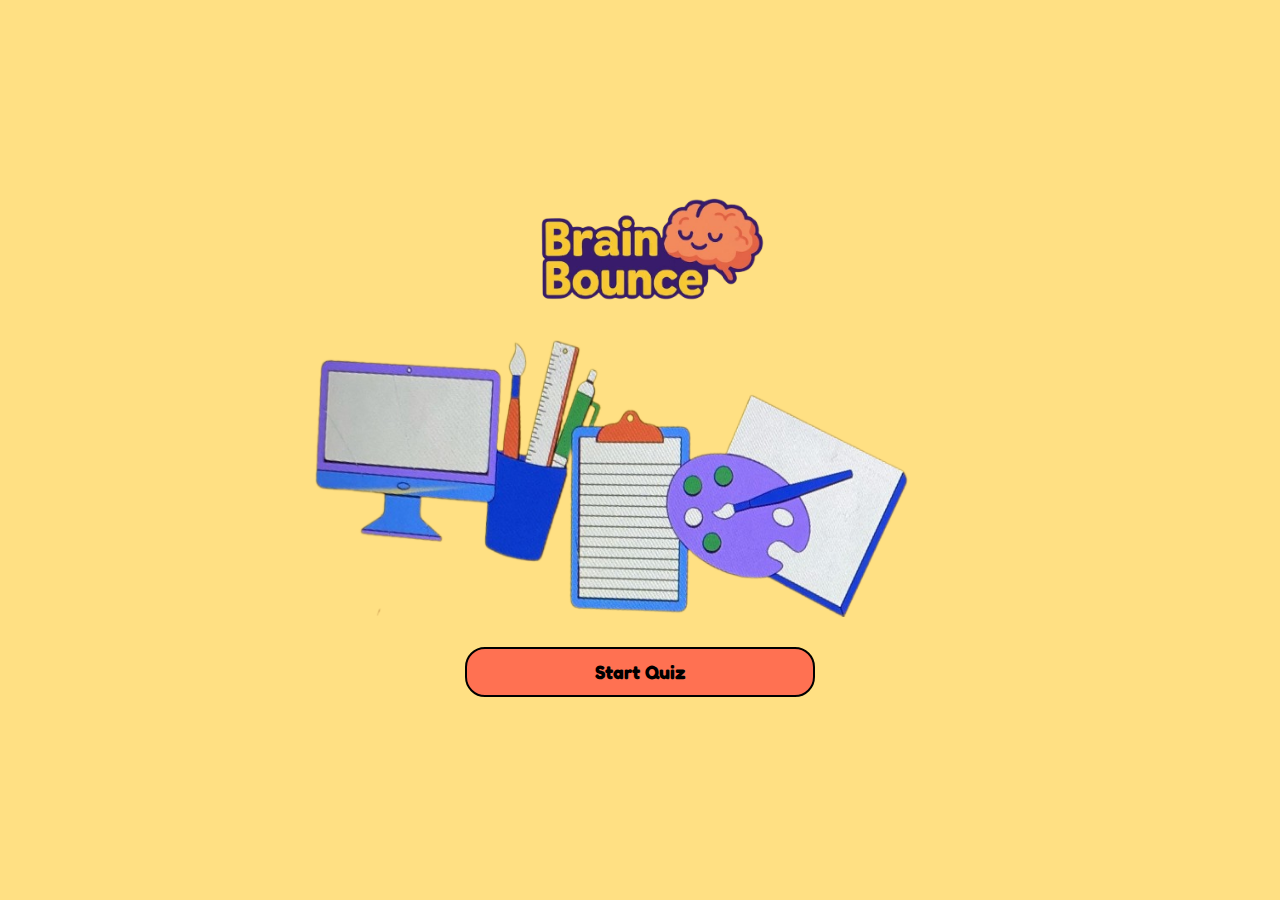
<file: index.html>
<!DOCTYPE html>
<html lang="en">
<head>
    <meta charset="UTF-8">
    <meta name="viewport" content="width=device-width, initial-scale=1.0">
    <title>BrainBounce</title>
    <link rel="icon" href="/images/brainBOUNCE-removebg-preview.png" type="image/png">
    <link rel="stylesheet" href="style.css">
    <link rel="preconnect" href="https://fonts.googleapis.com">
<link rel="preconnect" href="https://fonts.gstatic.com" crossorigin>
<link href="https://fonts.googleapis.com/css2?family=Fredoka:wght@300..700&family=Libre+Franklin:ital,wght@0,100..900;1,100..900&display=swap" rel="stylesheet">
</head>
<body>
    <section class="main">
        <img src="/images/brainBOUNCE-removebg-preview.png" width="300px" class="logo1">
        <img src="/images/WhatsApp_Image_2025-05-12_at_16.53.09_4f925360-removebg-preview.png" width="650px" height="300px">
        <a href="pages/page1.html" class="click"><button class="btn1" id="btn">Start Quiz</button></a>
    </section>
    
</body>
</html>
</file>
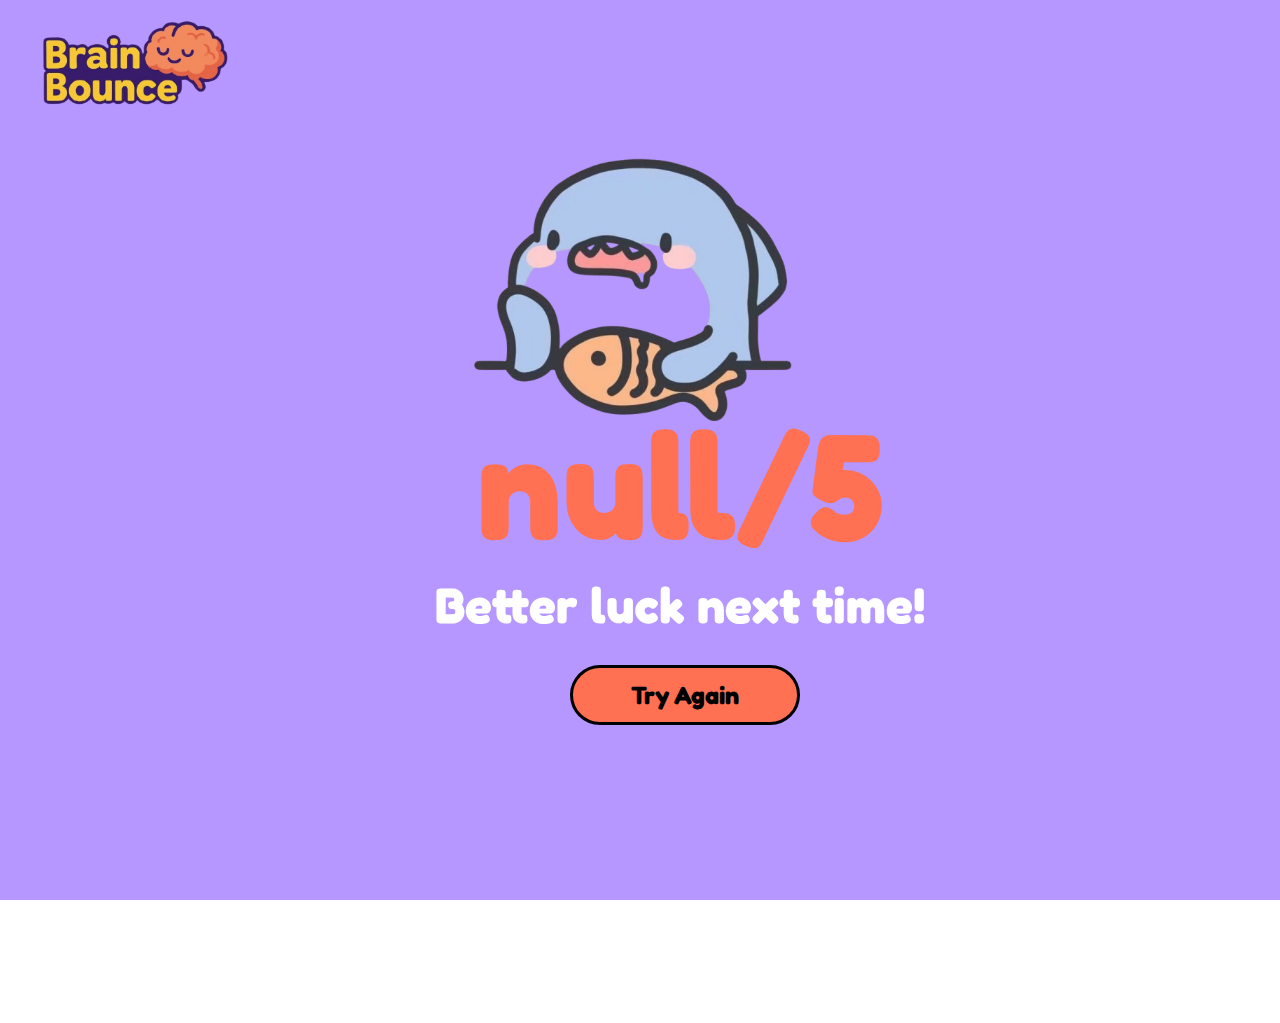
<file: pages/bad-score.html>
<!DOCTYPE html>
<html lang="en">
<head>
    <meta charset="UTF-8">
    <meta name="viewport" content="width=device-width, initial-scale=1.0">
    <title>BrainBounce</title>
    <link rel="icon" href="/images/brainBOUNCE-removebg-preview.png" type="image/png">
    <link rel="stylesheet" href="/style.css">
    <link rel="preconnect" href="https://fonts.googleapis.com">
<link rel="preconnect" href="https://fonts.gstatic.com" crossorigin>
<link href="https://fonts.googleapis.com/css2?family=Fredoka:wght@300..700&family=Libre+Franklin:ital,wght@0,100..900;1,100..900&display=swap" rel="stylesheet">
</head>
<body>
    <section class="bad-score-1">
        <img src="/images/brainBOUNCE-removebg-preview.png" width="250px">
        <div class="bad-score">
            <div class="box1">
            <img src="/images/Sharky-removebg-preview.png" alt="" height="350px" width="350px">
            <h1 id="score"></h1>
            <h5>Better luck next time!</h5>
            <a onclick="window.location.href='/index.html'" class="archor" target="_self"><div class="score" id="btn"><h4>Try Again</h4></div></a>
        </div>
    <script src="/script.js"></script>
</body>
</html>
</file>
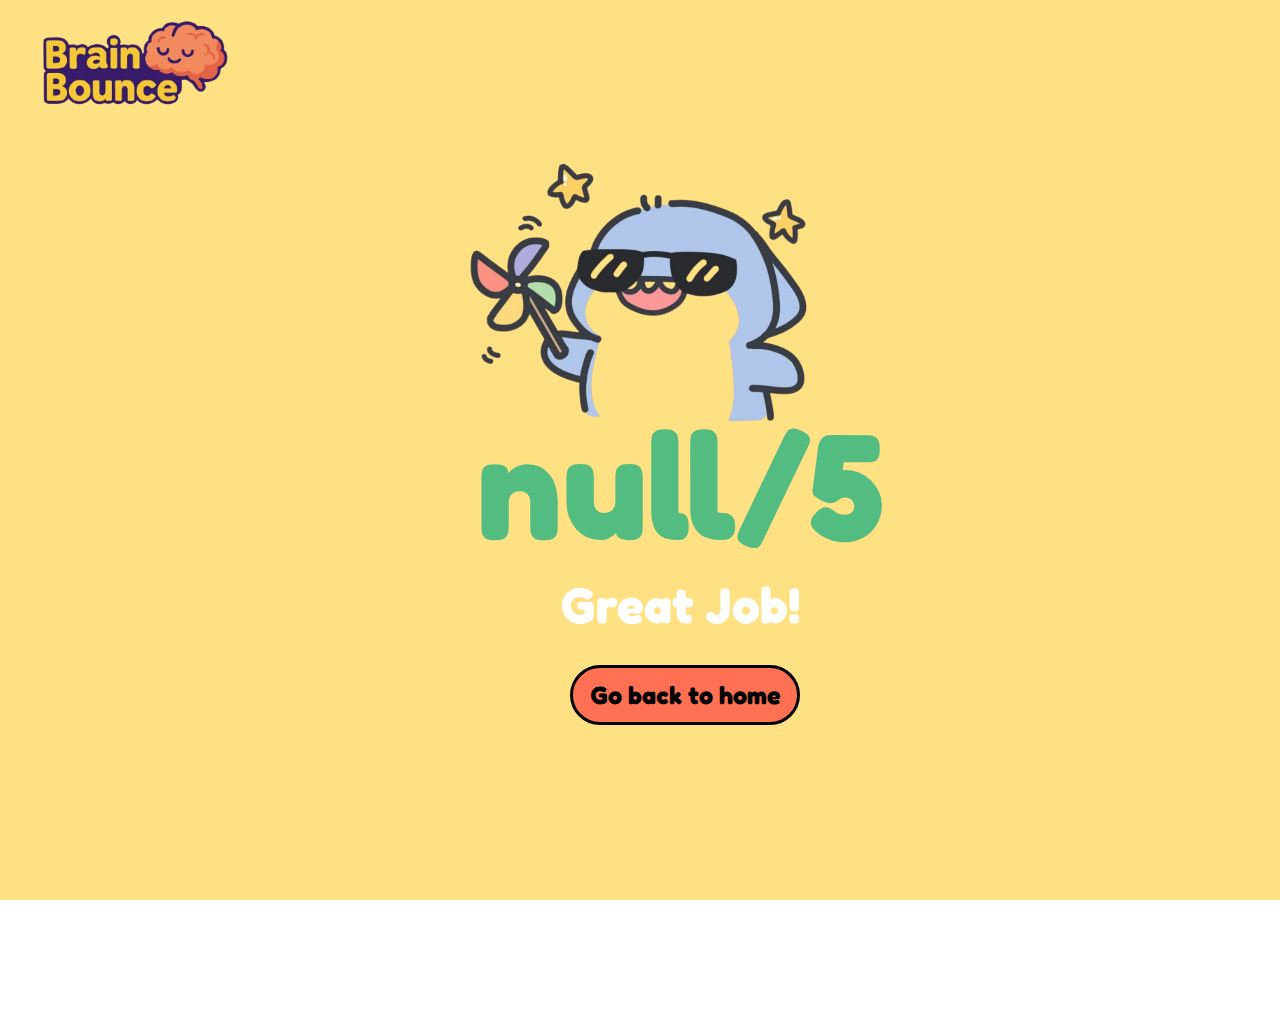
<file: pages/good-score.html>
<!DOCTYPE html>
<html lang="en">
<head>
    <meta charset="UTF-8">
    <meta name="viewport" content="width=device-width, initial-scale=1.0">
    <title>BrainBounce</title>
    <link rel="icon" href="/images/brainBOUNCE-removebg-preview.png" type="image/png">
    <link rel="stylesheet" href="/style.css">
    <link rel="preconnect" href="https://fonts.googleapis.com">
<link rel="preconnect" href="https://fonts.gstatic.com" crossorigin>
<link href="https://fonts.googleapis.com/css2?family=Fredoka:wght@300..700&family=Libre+Franklin:ital,wght@0,100..900;1,100..900&display=swap" rel="stylesheet">
</head>
<body>
    <section class="good-score-1">
        <img src="/images/brainBOUNCE-removebg-preview.png" width="250px">
        <div class="good-score">
            <div class="box1">
            <img src="/images/download__4_-removebg-preview.png" alt="" height="350px" width="350px">
            <h1 id="score"></h1>
            <h5>Great Job!</h5>
            <a onclick="window.location.href='/index.html'" class="archor" target="_self"><div class="score" id="btn"><h4>Go back to home</h4></div></a>
        </div>
    <script src="/script.js"></script>
</body>
</html>
</file>
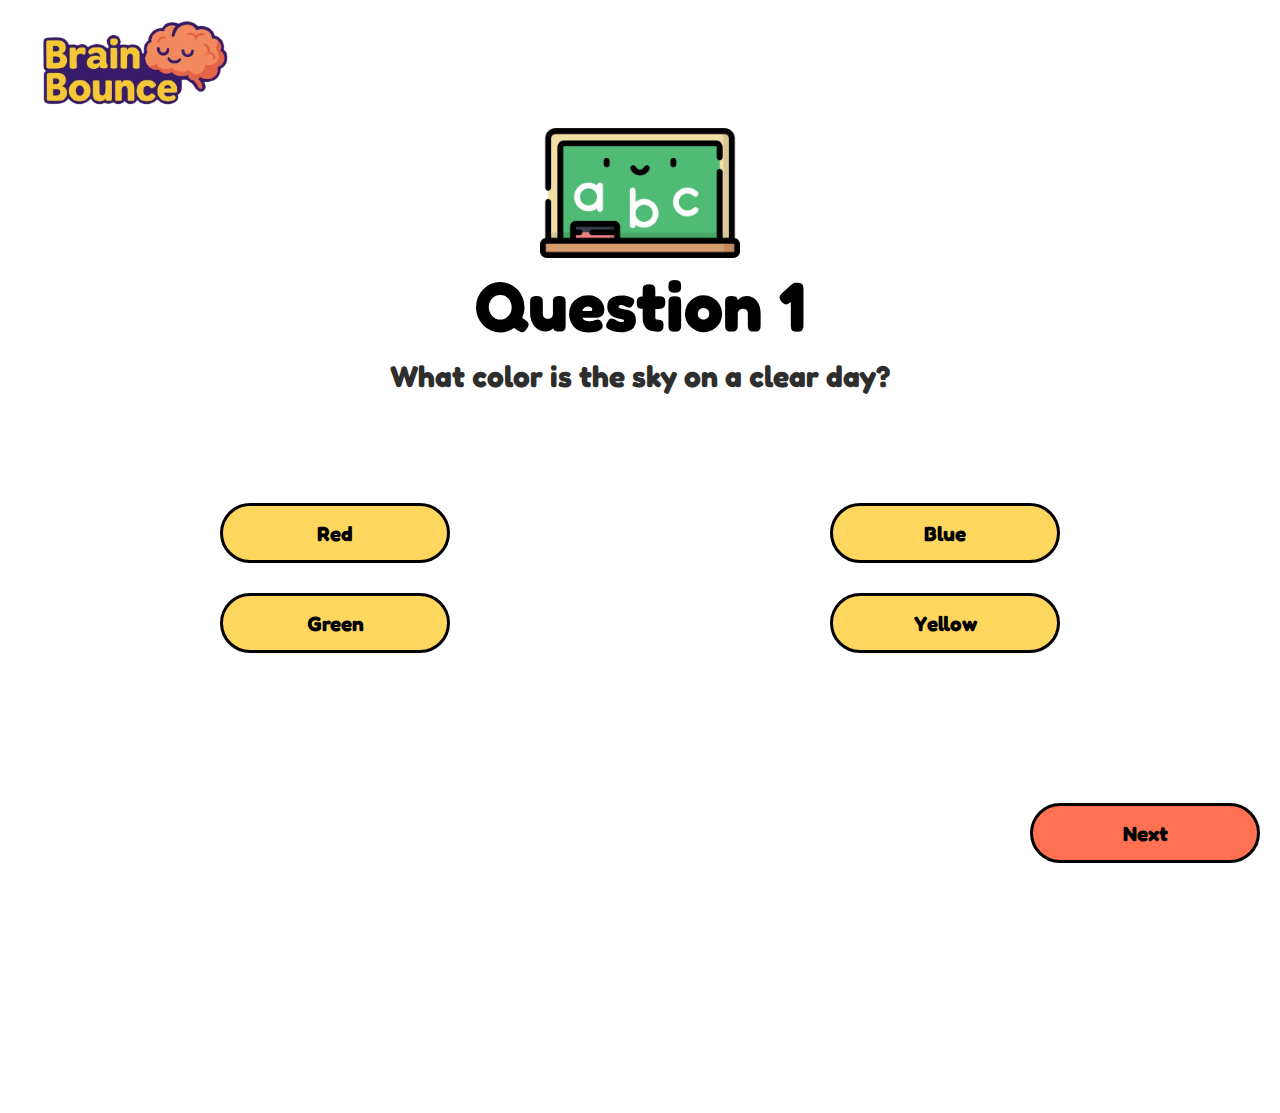
<file: pages/page1.html>
<!DOCTYPE html>
<html lang="en">
<head>
    <meta charset="UTF-8">
    <meta name="viewport" content="width=device-width, initial-scale=1.0">
    <title>BrainBounce</title>
    <link rel="icon" href="/images/brainBOUNCE-removebg-preview.png" type="image/png">
    <link rel="stylesheet" href="/style/style.css">
    <link rel="preconnect" href="https://fonts.googleapis.com">
<link rel="preconnect" href="https://fonts.gstatic.com" crossorigin>
<link href="https://fonts.googleapis.com/css2?family=Fredoka:wght@300..700&family=Libre+Franklin:ital,wght@0,100..900;1,100..900&display=swap" rel="stylesheet">
</head>
<body>
    <section class="page2-main">
        <img src="/images/brainBOUNCE-removebg-preview.png" width="250px">
        <div class="page2-box">
            <div class="box1">
            <img src="/images/Iconos gratuitos de Pizarra diseñados por Freepik.jpeg" alt="" height="200px" width="200px">
            <h1>Question 1</h1>
            <h5>What color is the sky on a clear day?</h5>
        </div>
        <div class="box2">
            <div class="mini1">
                <div class="option" data-answer="A"><h5>Red</h5></div>
                <div class="option" data-answer="B"><h5>Green</h5></div>
            </div>
            <div class="mini2">
                <div class="option" data-answer="C"><h5>Blue</h5></div>
                <div class="option" data-answer="D"><h5>Yellow</h5></div>
            </div>
        </div>

        </div>
        <a onclick="nextQuestion()" class="archor" target="_self"><div class="page5-btn" id="btn"><h5>Next</h5></div></a>
    </section>
    <script>
 let selectedAnswer = null;

document.querySelectorAll('.option').forEach(option => {
  option.addEventListener('click', () => {
    document.querySelectorAll('.option').forEach(opt => opt.classList.remove('selected'));
    option.classList.add('selected');
    selectedAnswer = option.getAttribute('data-answer');
  });
});

function nextQuestion() {
  if (!selectedAnswer) {
    alert("Choose an answer!");
    return;
  }

  // Save selectedAnswer
  const answers = JSON.parse(localStorage.getItem('quizAnswers')) || [];
  answers.push(selectedAnswer);
  localStorage.setItem('quizAnswers', JSON.stringify(answers));

  // Go to next page
  window.location.href = "page2.html";
}

  
</script>
</body>
</html>
</file>
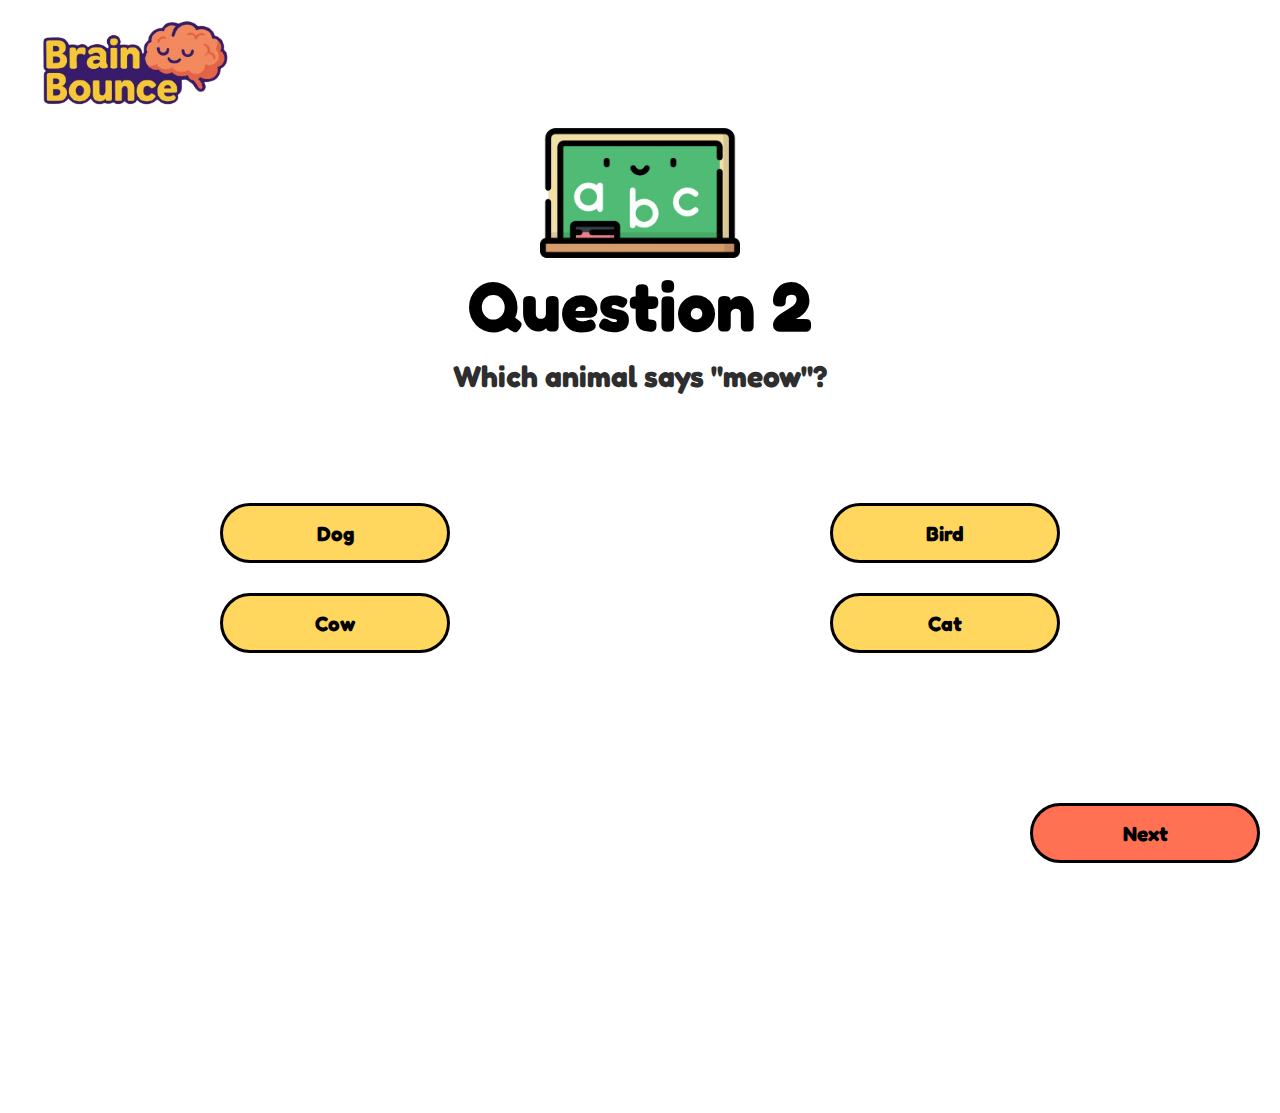
<file: pages/page2.html>
<!DOCTYPE html>
<html lang="en">
<head>
    <meta charset="UTF-8">
    <meta name="viewport" content="width=device-width, initial-scale=1.0">
    <title>BrainBounce</title>
    <link rel="icon" href="/images/brainBOUNCE-removebg-preview.png" type="image/png">
    <link rel="stylesheet" href="/style.css">
    <link rel="preconnect" href="https://fonts.googleapis.com">
<link rel="preconnect" href="https://fonts.gstatic.com" crossorigin>
<link href="https://fonts.googleapis.com/css2?family=Fredoka:wght@300..700&family=Libre+Franklin:ital,wght@0,100..900;1,100..900&display=swap" rel="stylesheet">
</head>
<body>
    <section class="page2-main">
        <img src="/images/brainBOUNCE-removebg-preview.png" width="250px">
        <div class="page2-box">
            <div class="box1">
            <img src="/images/Iconos gratuitos de Pizarra diseñados por Freepik.jpeg" alt="" height="200px" width="200px">
            <h1>Question 2</h1>
            <h5>Which animal says "meow"?</h5>
        </div>
        <div class="box2">
            <div class="mini1">
                <div class="option" data-answer="A" name="answer"><h5>Dog</h5></div>
                <div class="option" data-answer="B" name="answer"><h5>Cow</h5></div>
            </div>
            <div class="mini2">
                <div class="option" data-answer="C"><h5>Bird</h5></div>
                <div class="option" data-answer="D"><h5>Cat</h5></div>
            </div>
        </div>

        </div>
        <a onclick="nextQuestion()" class="archor" target="_self"><div class="page5-btn" id="btn"><h5>Next</h5></div></a>
    </section>
    <script>
  let selectedAnswer = null;

document.querySelectorAll('.option').forEach(option => {
  option.addEventListener('click', () => {
    document.querySelectorAll('.option').forEach(opt => opt.classList.remove('selected'));
    option.classList.add('selected');
    selectedAnswer = option.getAttribute('data-answer');
  });
});

function nextQuestion() {
  if (!selectedAnswer) {
    alert("Choose an answer!");
    return;
  }

  // Save selectedAnswer
  const answers = JSON.parse(localStorage.getItem('quizAnswers')) || [];
  answers.push(selectedAnswer);
  localStorage.setItem('quizAnswers', JSON.stringify(answers));


    // Go to next question
    window.location.href = 'page3.html';
  }
</script>
</body>
</html>
</file>
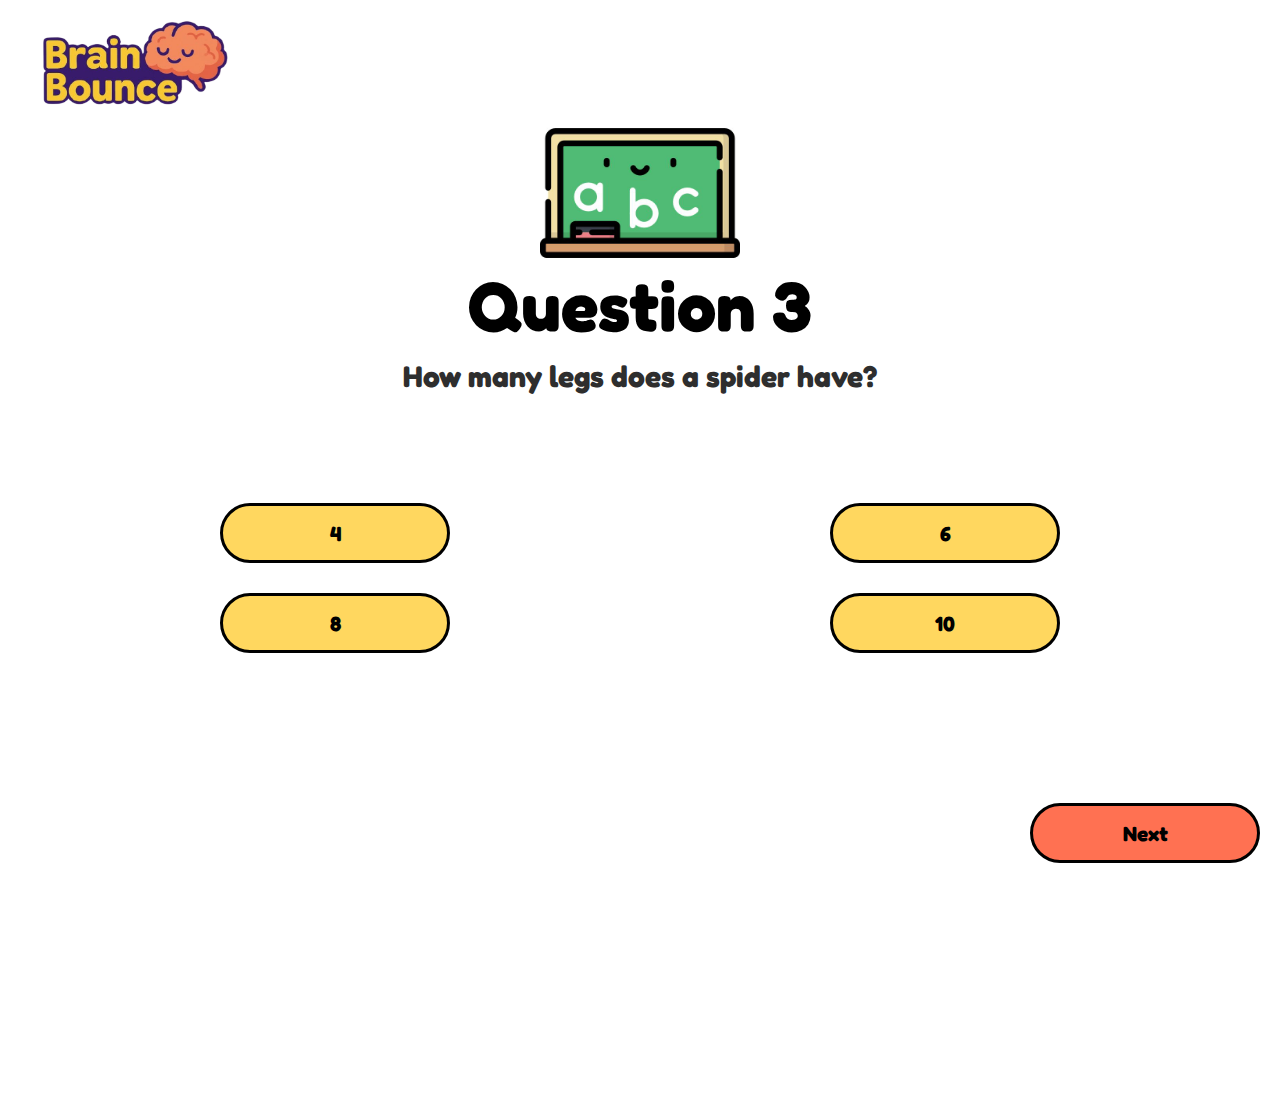
<file: pages/page3.html>
<!DOCTYPE html>
<html lang="en">
<head>
    <meta charset="UTF-8">
    <meta name="viewport" content="width=device-width, initial-scale=1.0">
    <title>BrainBounce</title>
    <link rel="icon" href="/images/brainBOUNCE-removebg-preview.png" type="image/png">
    <link rel="stylesheet" href="/style.css">
    <link rel="preconnect" href="https://fonts.googleapis.com">
<link rel="preconnect" href="https://fonts.gstatic.com" crossorigin>
<link href="https://fonts.googleapis.com/css2?family=Fredoka:wght@300..700&family=Libre+Franklin:ital,wght@0,100..900;1,100..900&display=swap" rel="stylesheet">
</head>
<body>
    <section class="page2-main">
        <img src="/images/brainBOUNCE-removebg-preview.png" width="250px">
        <div class="page2-box">
            <div class="box1">
            <img src="/images/Iconos gratuitos de Pizarra diseñados por Freepik.jpeg" alt="" height="200px" width="200px">
            <h1>Question 3</h1>
            <h5>How many legs does a spider have?</h5>
        </div>
        <div class="box2">
            <div class="mini1">
                <div class="option" data-answer="A"><h5>4</h5></div>
                <div class="option" data-answer="B"><h5>8</h5></div>
            </div>
            <div class="mini2">
                <div class="option" data-answer="C"><h5>6</h5></div>
                <div class="option" data-answer="D"><h5>10</h5></div>
            </div>
        </div>

        </div>
        <a onclick="nextQuestion()" class="archor" target="_self" id="btn"><div class="page5-btn"><h5>Next</h5></div></a>
    </section>

    <script>
  let selectedAnswer = null;

document.querySelectorAll('.option').forEach(option => {
  option.addEventListener('click', () => {
    document.querySelectorAll('.option').forEach(opt => opt.classList.remove('selected'));
    option.classList.add('selected');
    selectedAnswer = option.getAttribute('data-answer');
  });
});

function nextQuestion() {
  if (!selectedAnswer) {
    alert("Choose an answer!");
    return;
  }

  // Save selectedAnswer
  const answers = JSON.parse(localStorage.getItem('quizAnswers')) || [];
  answers.push(selectedAnswer);
  localStorage.setItem('quizAnswers', JSON.stringify(answers));


    // Go to next question
    window.location.href = 'page4.html';
  }
</script>
</body>
</html>
</file>
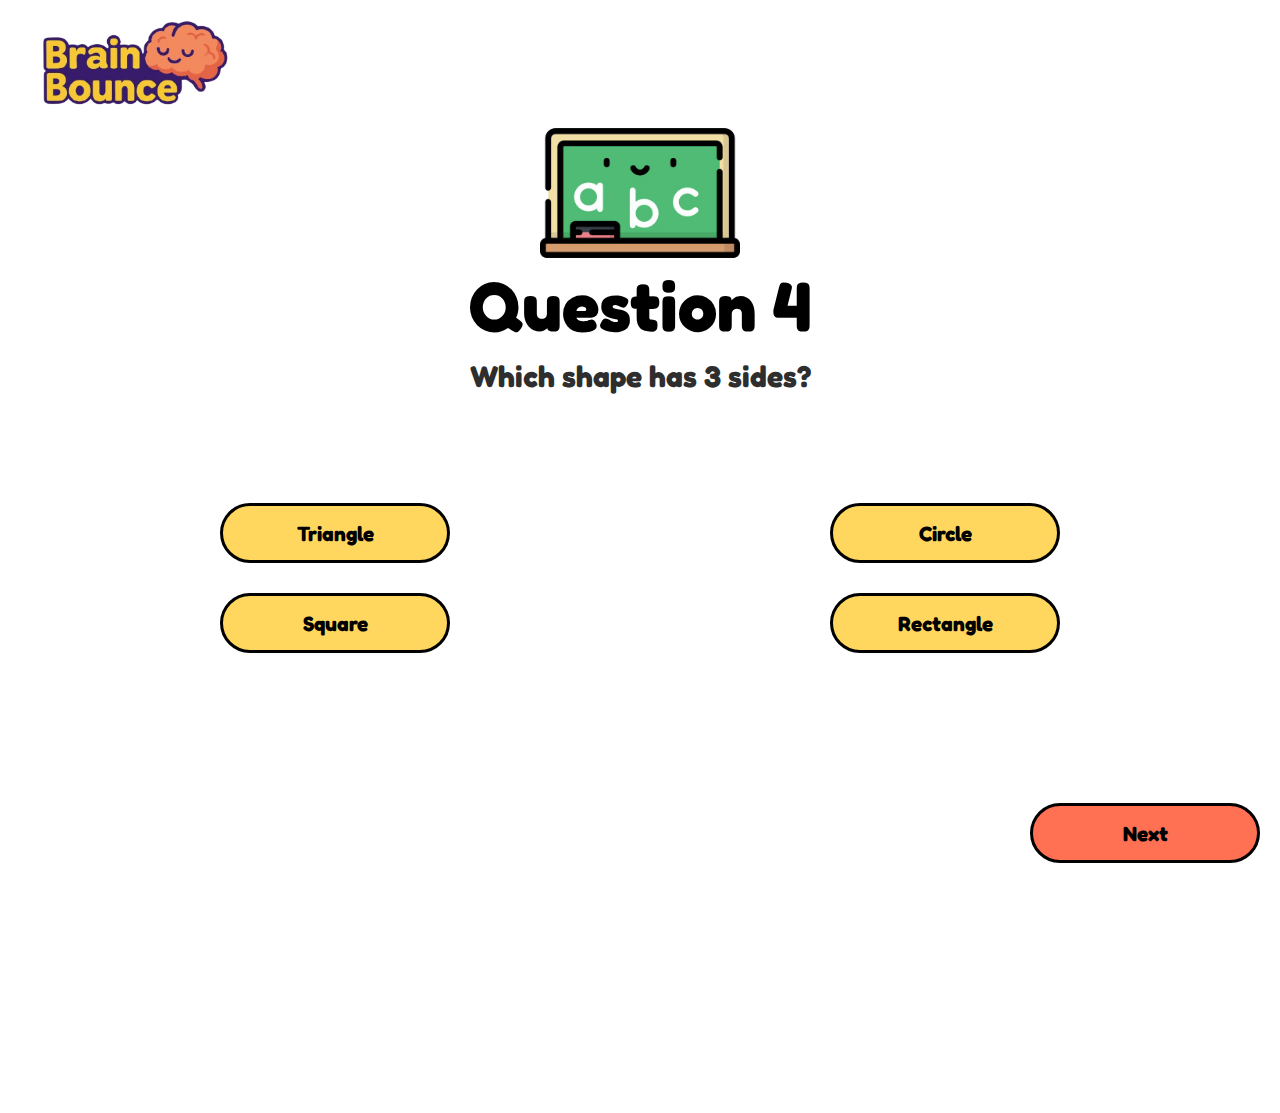
<file: pages/page4.html>
<!DOCTYPE html>
<html lang="en">
<head>
    <meta charset="UTF-8">
    <meta name="viewport" content="width=device-width, initial-scale=1.0">
    <title>BrainBounce</title>
    <link rel="icon" href="/images/brainBOUNCE-removebg-preview.png" type="image/png">
    <link rel="stylesheet" href="/style.css">
    <link rel="preconnect" href="https://fonts.googleapis.com">
<link rel="preconnect" href="https://fonts.gstatic.com" crossorigin>
<link href="https://fonts.googleapis.com/css2?family=Fredoka:wght@300..700&family=Libre+Franklin:ital,wght@0,100..900;1,100..900&display=swap" rel="stylesheet">
</head>
<body>
    <section class="page2-main">
        <img src="/images/brainBOUNCE-removebg-preview.png" width="250px">
        <div class="page2-box">
            <div class="box1">
            <img src="/images/Iconos gratuitos de Pizarra diseñados por Freepik.jpeg" alt="" height="200px" width="200px">
            <h1>Question 4</h1>
            <h5>Which shape has 3 sides?</h5>
        </div>
        <div class="box2">
            <div class="mini1">
                <div class="option" data-answer="A"><h5>Triangle</h5></div>
                <div class="option" data-answer="B"><h5>Square</h5></div>
            </div>
            <div class="mini2">
                <div class="option" data-answer="D"><h5>Circle</h5></div>
                <div class="option" data-answer="D"><h5>Rectangle</h5></div>
            </div>
        </div>

        </div>
        <a onclick="nextQuestion()" class="archor" target="_self"><div class="page5-btn" id="btn"><h5>Next</h5></div></a>
    </section>

    <script>
  let selectedAnswer = null;

document.querySelectorAll('.option').forEach(option => {
  option.addEventListener('click', () => {
    document.querySelectorAll('.option').forEach(opt => opt.classList.remove('selected'));
    option.classList.add('selected');
    selectedAnswer = option.getAttribute('data-answer');
  });
});

function nextQuestion() {
  if (!selectedAnswer) {
    alert("Choose an answer!");
    return;
  }

  // Save selectedAnswer
  const answers = JSON.parse(localStorage.getItem('quizAnswers')) || [];
  answers.push(selectedAnswer);
  localStorage.setItem('quizAnswers', JSON.stringify(answers));


    // Go to next question
    window.location.href = 'page5.html'; 
  }
</script>
</body>
</html>
</file>
<file: style.css>
*{
    box-sizing: border-box;
    padding: 0px;
    margin: 0px;
    font-family: "fredoka";
}

.main{
    background-color: #ffe083;
    display: flex;
    flex-direction: column;
    justify-content: center;
    align-items: center;
    height: 100vh;
}


.main button{
    background-color: #ff7152;
    border: 2px solid black;
    border-radius: 20px;
    height: 50px;
    width: 350px;
    margin: 30px;
    font-size: larger;
    font-weight: bold;
}

.click{
    text-decoration: none;
    color: black;
    font-weight: bold;
}


/* 
DESCRIPTION: The styles for page 2 of the QUIZ-2 project.
*/
.page2-box{
    display: flex;
    flex-direction: column;
    justify-content: center;
    align-items: center;
    height: 100vh;
}

.box1{
    height: 500px;
    width: 500px;
    display: flex;
    flex-direction: column;
    text-align: center;
    position: relative;
    top: -130px;
}
.box1 img{
    align-self: center;
}

.box1 h1{
    font-size: 70px;
    position: relative;
    top: -30px;
}
.box1 h5{
    font-size: 30px;
    position: relative;
    top: -20px;
    color: #2e2e2e;
}
.page2-main{
    height: 100vh;
}

/*
DESCRIPTION: The styles for page 3 of the question.
*/
.box2{
    height: 200px;
    width: 900px;
    display: flex;
    flex-direction: row;
    justify-content: space-between;
    position: relative;
    top: -250px;

}

.option{
    background-color:#ffd75f;
    height: 60px;
    width: 230px;
    border-radius: 30px;
    border: 3px solid black;
    border-radius: 30px;
    text-align: center;
    font-size: 25px;
    margin: 30px;
    display: flex;
    align-items: center;
    justify-content: center;
}

.option:hover{
    background-color: #eae4e2;
    color: white;
}

#btn:hover{
    background-color: #eae4e2;
    
}
.page5-btn{
    background-color:#ff7152;
    height: 60px;
    width: 230px;
    border-radius: 30px;
    border: 3px solid black;
    border-radius: 30px;
    text-align: center;
    font-size: 25px;
    margin: 30px;
    display: flex;
    align-items: center;
    justify-content: center;
    position: relative;
    top: -250px;
    left: 1000px;
}

.archor{
    text-decoration: none;
    color: black;
    font-weight: bold;
}

/*
DESCRIPTION: The styles for the results when you do well.
*/
.good-score{
    display: flex;
    flex-direction: column;
    justify-content: center;
    align-items: center;
    height: 100vh;
}
.good-score-1{
    background-color:#ffe083;
    height: 100vh;
}
.good-score img{
    position: relative;
    top:-80px;
}
.good-score h1{
    font-size: 150px;
    color: #53bc80;
    position: relative;
    top: -150px;
    left: 40px;
}
.good-score h5{
    color: #ffffff;
    font-size: 50px;
    position: relative;
    top: -150px;
    left: 40px;
}

.score{
    margin: 30px;
    background-color:#ff7152;
    height: 60px;
    width: 230px;
    border-radius: 30px;
    border: 3px solid black;
    border-radius: 30px;
    text-align: center;
    font-size: 25px;
    margin: 30px;
    display: flex;
    align-items: center;
    justify-content: center;
    position: relative;
    top: -150px;
    left: 150px;
}

/*
DESCRIPTION: The styles for the results when you don't well.
*/
.bad-score{
    display: flex;
    flex-direction: column;
    justify-content: center;
    align-items: center;
    height: 100vh;
}
.bad-score-1{
    background-color:#b597ff;
    height: 100vh;
}
.bad-score img{
    position: relative;
    top:-80px;
}
.bad-score h1{
    font-size: 150px;
    color:#ff7152;
    position: relative;
    top: -150px;
    left: 40px;
}
.bad-score h5{
    color: #ffffff;
    font-size: 50px;
    position: relative;
    top: -150px;
    left: 40px;
}
</file>
<file: style/style.css>
*{
    box-sizing: border-box;
    padding: 0px;
    margin: 0px;
    font-family: "fredoka";
}

.main{
    background-color: #ffe083;
    display: flex;
    flex-direction: column;
    justify-content: center;
    align-items: center;
    height: 100vh;
}


.main button{
    background-color: #ff7152;
    border: 2px solid black;
    border-radius: 20px;
    height: 50px;
    width: 350px;
    margin: 30px;
    font-size: larger;
    font-weight: bold;
}

.click{
    text-decoration: none;
    color: black;
    font-weight: bold;
}


/* 
DESCRIPTION: The styles for page 2 of the QUIZ-2 project.
*/
.page2-box{
    display: flex;
    flex-direction: column;
    justify-content: center;
    align-items: center;
    height: 100vh;
}

.box1{
    height: 500px;
    width: 500px;
    display: flex;
    flex-direction: column;
    text-align: center;
    position: relative;
    top: -130px;
}
.box1 img{
    align-self: center;
}

.box1 h1{
    font-size: 70px;
    position: relative;
    top: -30px;
}
.box1 h5{
    font-size: 30px;
    position: relative;
    top: -20px;
    color: #2e2e2e;
}
.page2-main{
    height: 100vh;
}

/*
DESCRIPTION: The styles for page 3 of the question.
*/
.box2{
    height: 200px;
    width: 900px;
    display: flex;
    flex-direction: row;
    justify-content: space-between;
    position: relative;
    top: -250px;

}

.option{
    background-color:#ffd75f;
    height: 60px;
    width: 230px;
    border-radius: 30px;
    border: 3px solid black;
    border-radius: 30px;
    text-align: center;
    font-size: 25px;
    margin: 30px;
    display: flex;
    align-items: center;
    justify-content: center;
}

.option:hover{
    background-color: #eae4e2;
    color: white;
}

#btn:hover{
    background-color: #eae4e2;
    
}
.page5-btn{
    background-color:#ff7152;
    height: 60px;
    width: 230px;
    border-radius: 30px;
    border: 3px solid black;
    border-radius: 30px;
    text-align: center;
    font-size: 25px;
    margin: 30px;
    display: flex;
    align-items: center;
    justify-content: center;
    position: relative;
    top: -250px;
    left: 1000px;
}

.archor{
    text-decoration: none;
    color: black;
    font-weight: bold;
}

/*
DESCRIPTION: The styles for the results when you do well.
*/
.good-score{
    display: flex;
    flex-direction: column;
    justify-content: center;
    align-items: center;
    height: 100vh;
}
.good-score-1{
    background-color:#ffe083;
    height: 100vh;
}
.good-score img{
    position: relative;
    top:-80px;
}
.good-score h1{
    font-size: 150px;
    color: #53bc80;
    position: relative;
    top: -150px;
    left: 40px;
}
.good-score h5{
    color: #ffffff;
    font-size: 50px;
    position: relative;
    top: -150px;
    left: 40px;
}

.score{
    margin: 30px;
    background-color:#ff7152;
    height: 60px;
    width: 230px;
    border-radius: 30px;
    border: 3px solid black;
    border-radius: 30px;
    text-align: center;
    font-size: 25px;
    margin: 30px;
    display: flex;
    align-items: center;
    justify-content: center;
    position: relative;
    top: -150px;
    left: 150px;
}

/*
DESCRIPTION: The styles for the results when you don't well.
*/
.bad-score{
    display: flex;
    flex-direction: column;
    justify-content: center;
    align-items: center;
    height: 100vh;
}
.bad-score-1{
    background-color:#b597ff;
    height: 100vh;
}
.bad-score img{
    position: relative;
    top:-80px;
}
.bad-score h1{
    font-size: 150px;
    color:#ff7152;
    position: relative;
    top: -150px;
    left: 40px;
}
.bad-score h5{
    color: #ffffff;
    font-size: 50px;
    position: relative;
    top: -150px;
    left: 40px;
}
</file>
